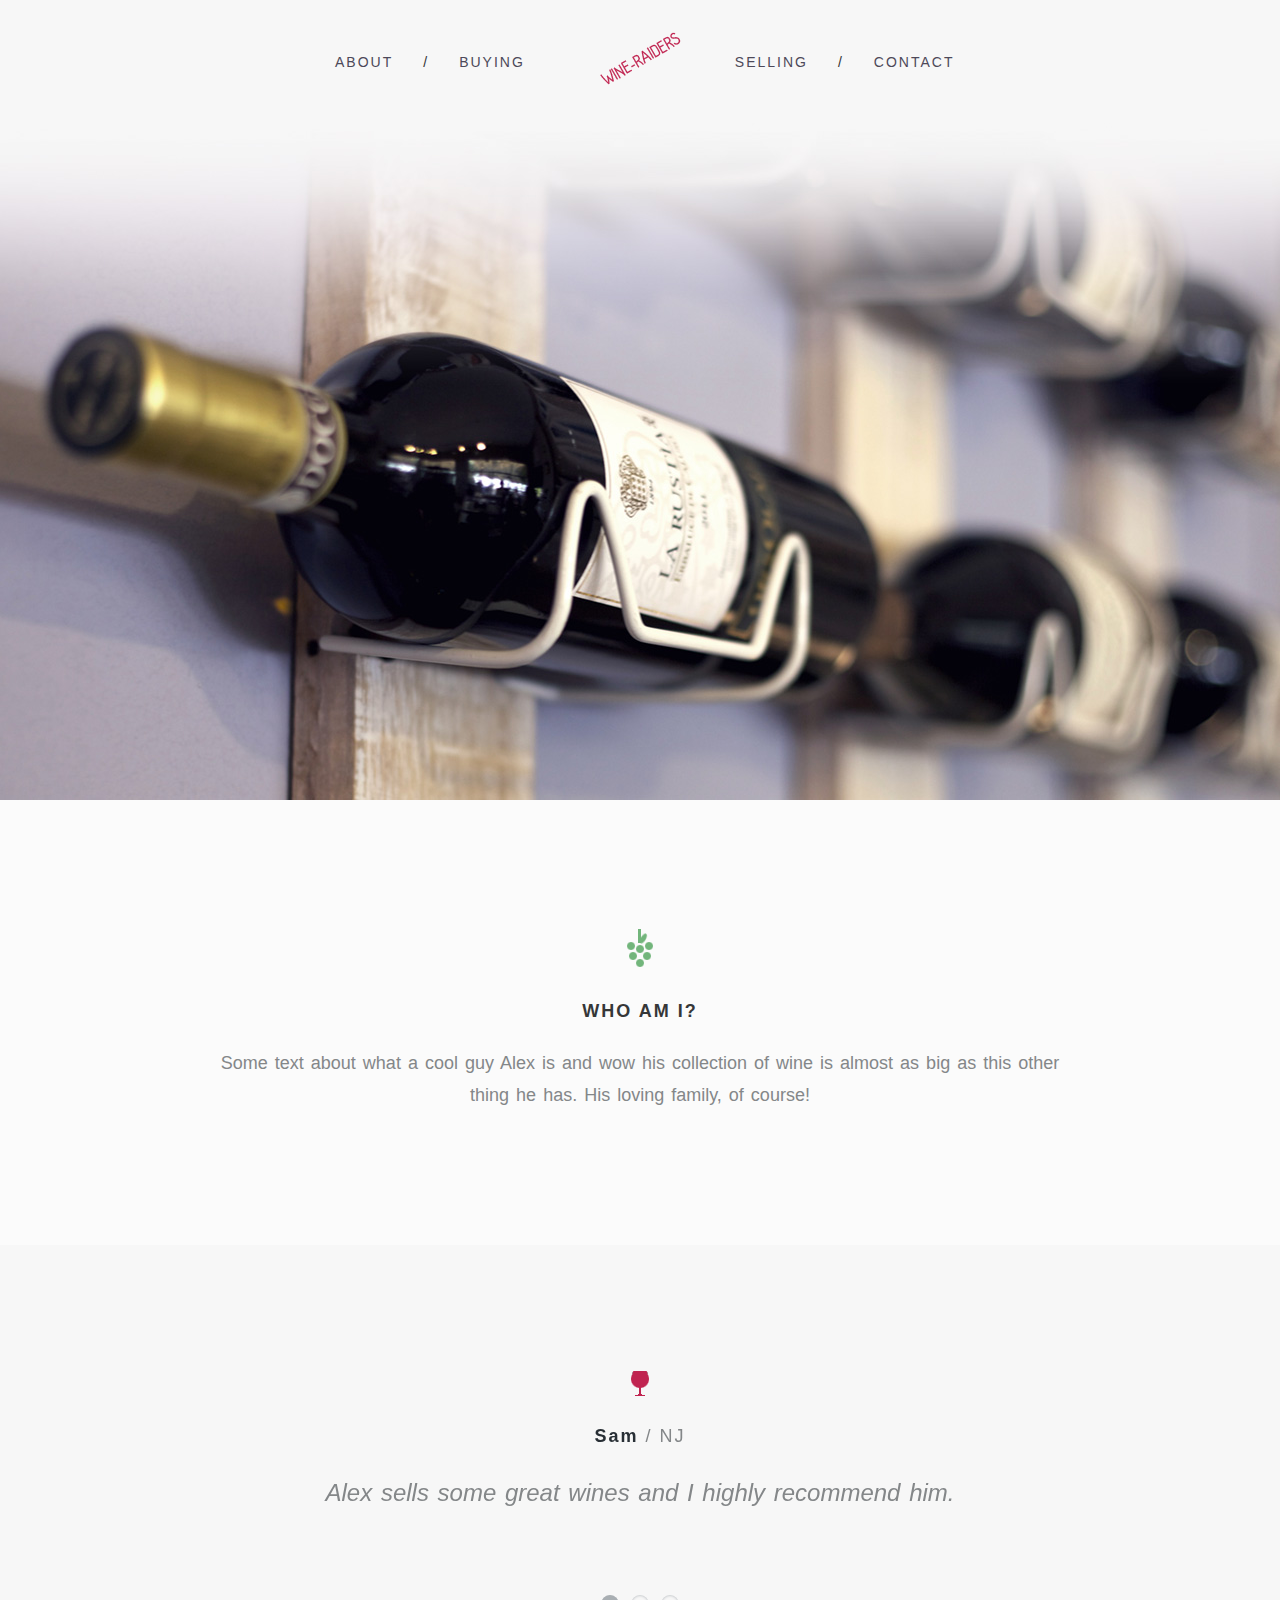
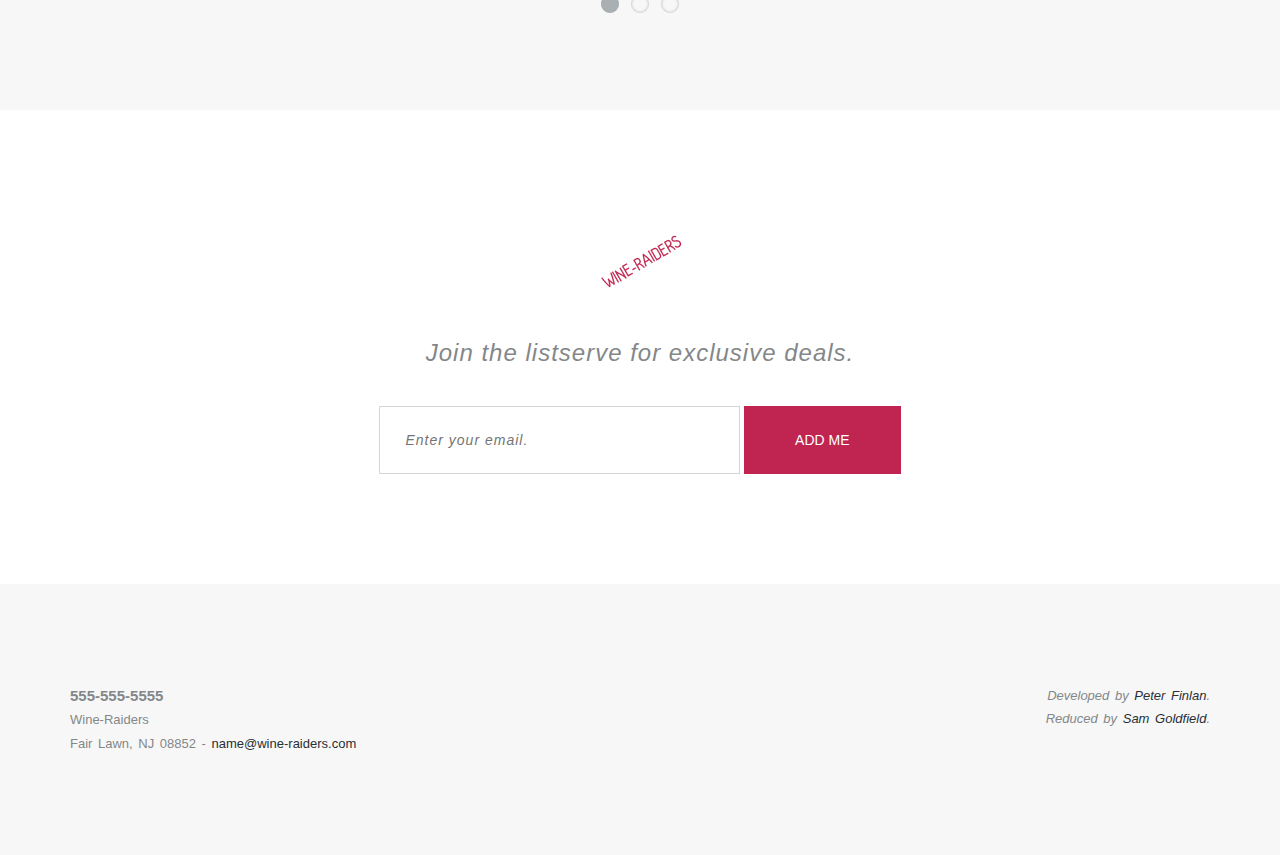
<file: index.html>
<!DOCTYPE html>
<html lang="en">
	<head>
		<meta charset="utf-8">
		<meta http-equiv="X-UA-Compatible" content="IE=edge">
		<meta name="viewport" content="width=device-width, initial-scale=1">
		<title>Wine-Raiders / Cellar-Raiders / Cash For Wine</title>
		<link href="css/bootstrap.min.css" rel="stylesheet">
		<link href="css/styles.css?v=1.2" rel="stylesheet">
		<link href="css/queries.css?v=1.2" rel="stylesheet">
		<link rel="stylesheet" href="css/flexslider.css?v=1.2" type="text/css">
		<link rel="stylesheet" href="css/animate.css" type="text/css">
		<link href="http://netdna.bootstrapcdn.com/font-awesome/4.0.3/css/font-awesome.css" rel="stylesheet">
	</head>
	<body>
		<header>
			<div class="container">
				<div class="row">
					<div class="responsive-logo"></div>
				</div>
				<div class="row">
					<div class="col-md-8 col-md-offset-2">
						<nav>
							<div class="logo-holder"></div>
							<ul class="clearfix">
								<li><a href="#about">About</a></li>
								<li class="dot">/</li>
								<li><a href="buying.html" class="r_spacer">Buying</a></li>
								<li><a href="selling.html">Selling</a></li>
								<li class="dot">/</li>
								<li><a href="#contact">Contact</a></li>
							</ul>
						</nav>
					</div>
				</div>
			</div>
			<div class="hero"></div>
		</header>
		<div class="container-fluid intro" id="about">
			<div class="row">
				<div class="col-md-8 col-md-offset-2">
					<h1 class="chain">Who am I?</h1>
					<p class="text-intro">Some text about what a cool guy Alex is and wow his collection of wine is almost as big as this other thing he has. His loving family, of course!</p>
				</div>
			</div>
		</div>
		<section class="flex-container">
			<div class="container">
				<div class="row">
					<div class="col-md-12">
						<div class="flexslider">
							<ul class="slides">
								<li>
									<div class="flex-twitter-icon"></div>
									<h2 class="twitter-post-username">
									<a href="#">Sam</a> <span>/ NJ</span>
									</h2>
									<p class="twitter-post">Alex sells some great wines and I highly recommend him.</p>
								</li>
								<li>
									<div class="flex-twitter-icon"></div>
									<h2 class="twitter-post-username">
									<a href="#">Layla</a> <span>/ NY</span>
									</h2>
									<p class="twitter-post">Knock knock.</p>
								</li>
								<li>
									<div class="flex-twitter-icon"></div>
									<h2 class="twitter-post-username">
									<a href="#">Big Russian Guy</a> <span>/ Russia</span>
									</h2>
									<p class="twitter-post">Best part Alex wine put hair on sternum. I liking Alex wine for cold winters.</p>
								</li>
							</ul>
						</div>
					</div>
				</div>
			</div>
		</section>
		<section class="sign_up">
			<div class="container">
				<div class="row">
					<div class="col-md-6 col-md-offset-3 sign-up">
						<h2 class="logo-header">Join the listserve for exclusive deals.</h2>
						<form name="signup-form">
							<input class="signup-input" type="email" name="email_address" value="" placeholder="Enter your email." title="Please enter a valid email address." required>
							<button type="submit" class="submit-btn">ADD ME</button>
						</form>
					</div>
				</div>
			</div>
		</section>
		<footer id="contact">
			<div class="container">
				<div class="row">
					<div class="col-md-4 footer-leftcol">
						<p><span class="bold-16p">555-555-5555</span><br>
						Wine-Raiders<br>
						Fair Lawn, NJ 08852 - <a href="#">name@wine-raiders.com</a>
						</p>
					</div>
					<div class="col-md-4 footer-midcol">
						<div class="clearfix"></div>
					</div>
					<div class="col-md-4 footer-rightcol">
						<p class="nopadding">Developed by <a href="http://www.peterfinlan.com/">Peter Finlan</a>.</p>
						<p class="nopadding">Reduced by <a href="https://twitter.com/samgdf">Sam Goldfield</a>.</p>
					</div>
				</div>
			</div>
		</footer>
		<script src="https://ajax.googleapis.com/ajax/libs/jquery/1.11.0/jquery.min.js"></script>
		<script src="js/bootstrap.min.js"></script>
		<script src="js/jquery.flexslider.js"></script>
		<script src="js/scripts.js"></script>
		<script src="js/modernizr.js"></script>
		<script src="js/waypoints.min.js"></script>
	</body>
</html>
</file>
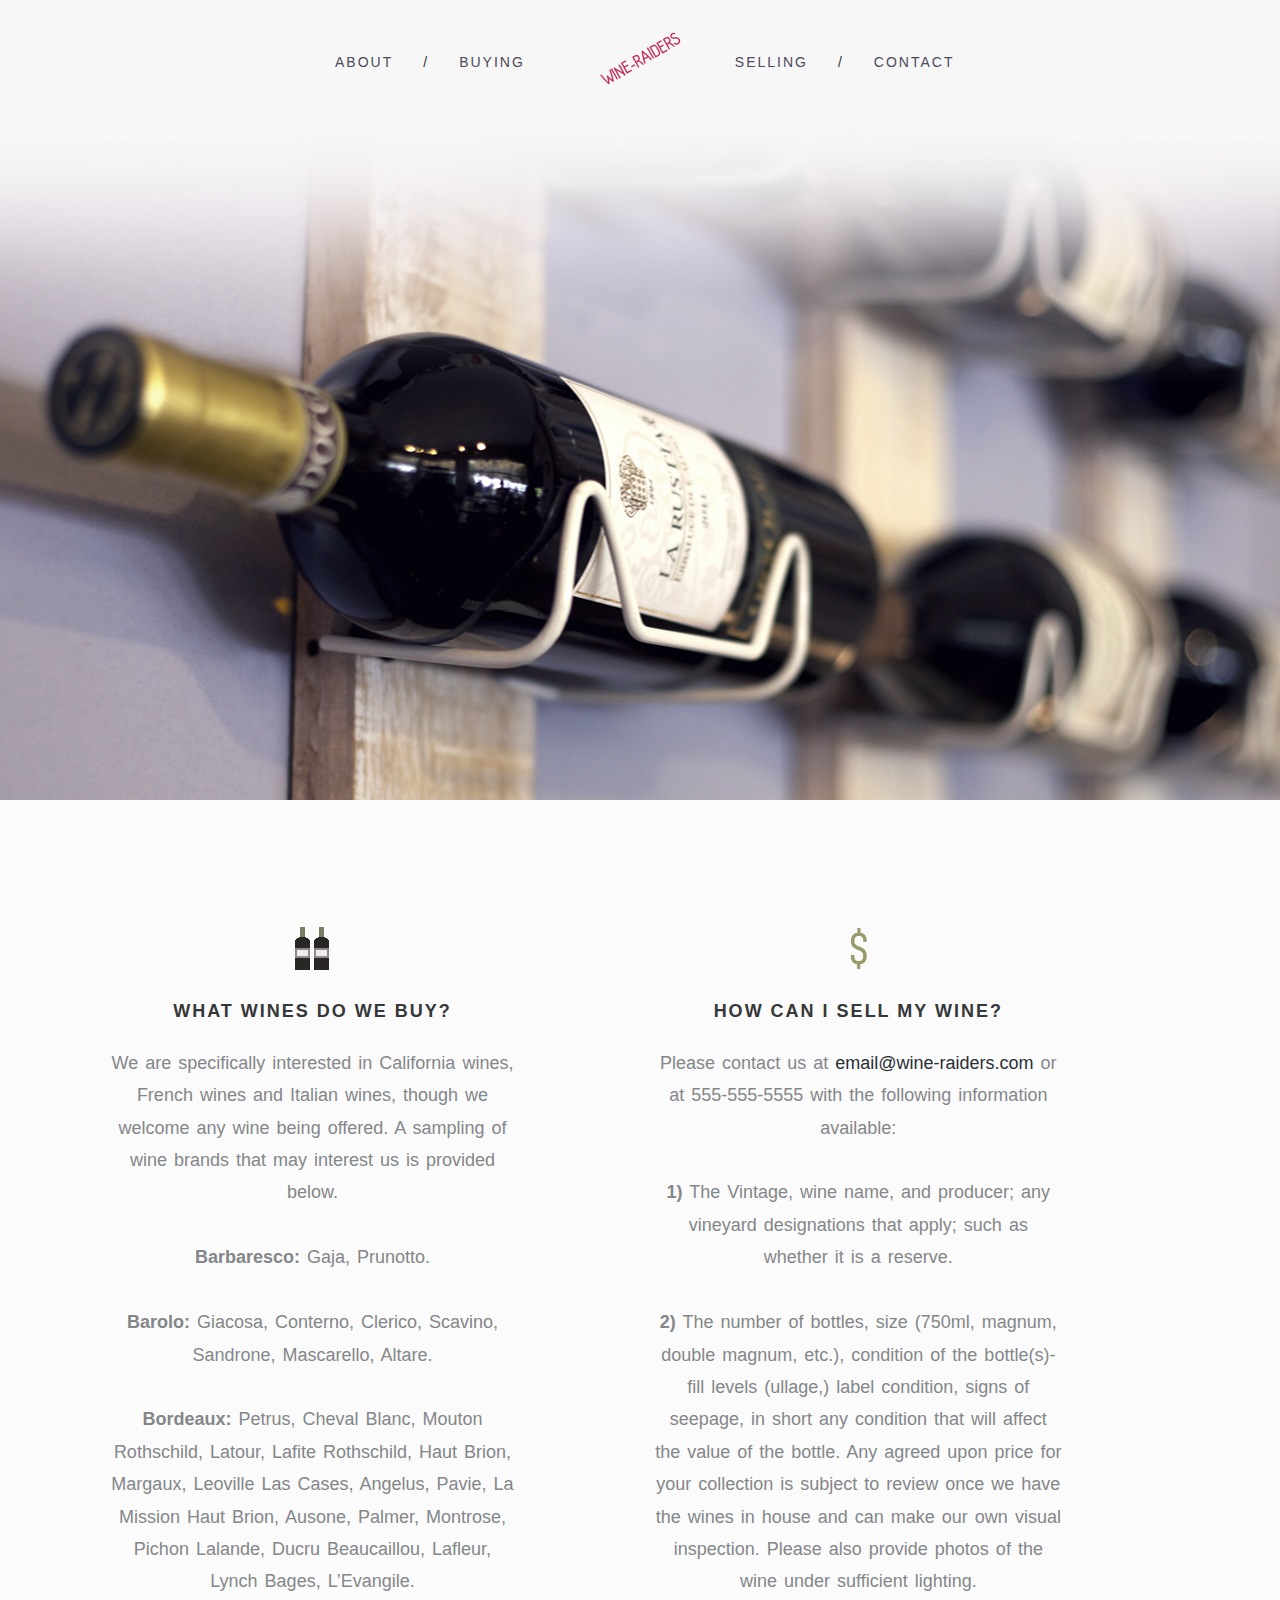
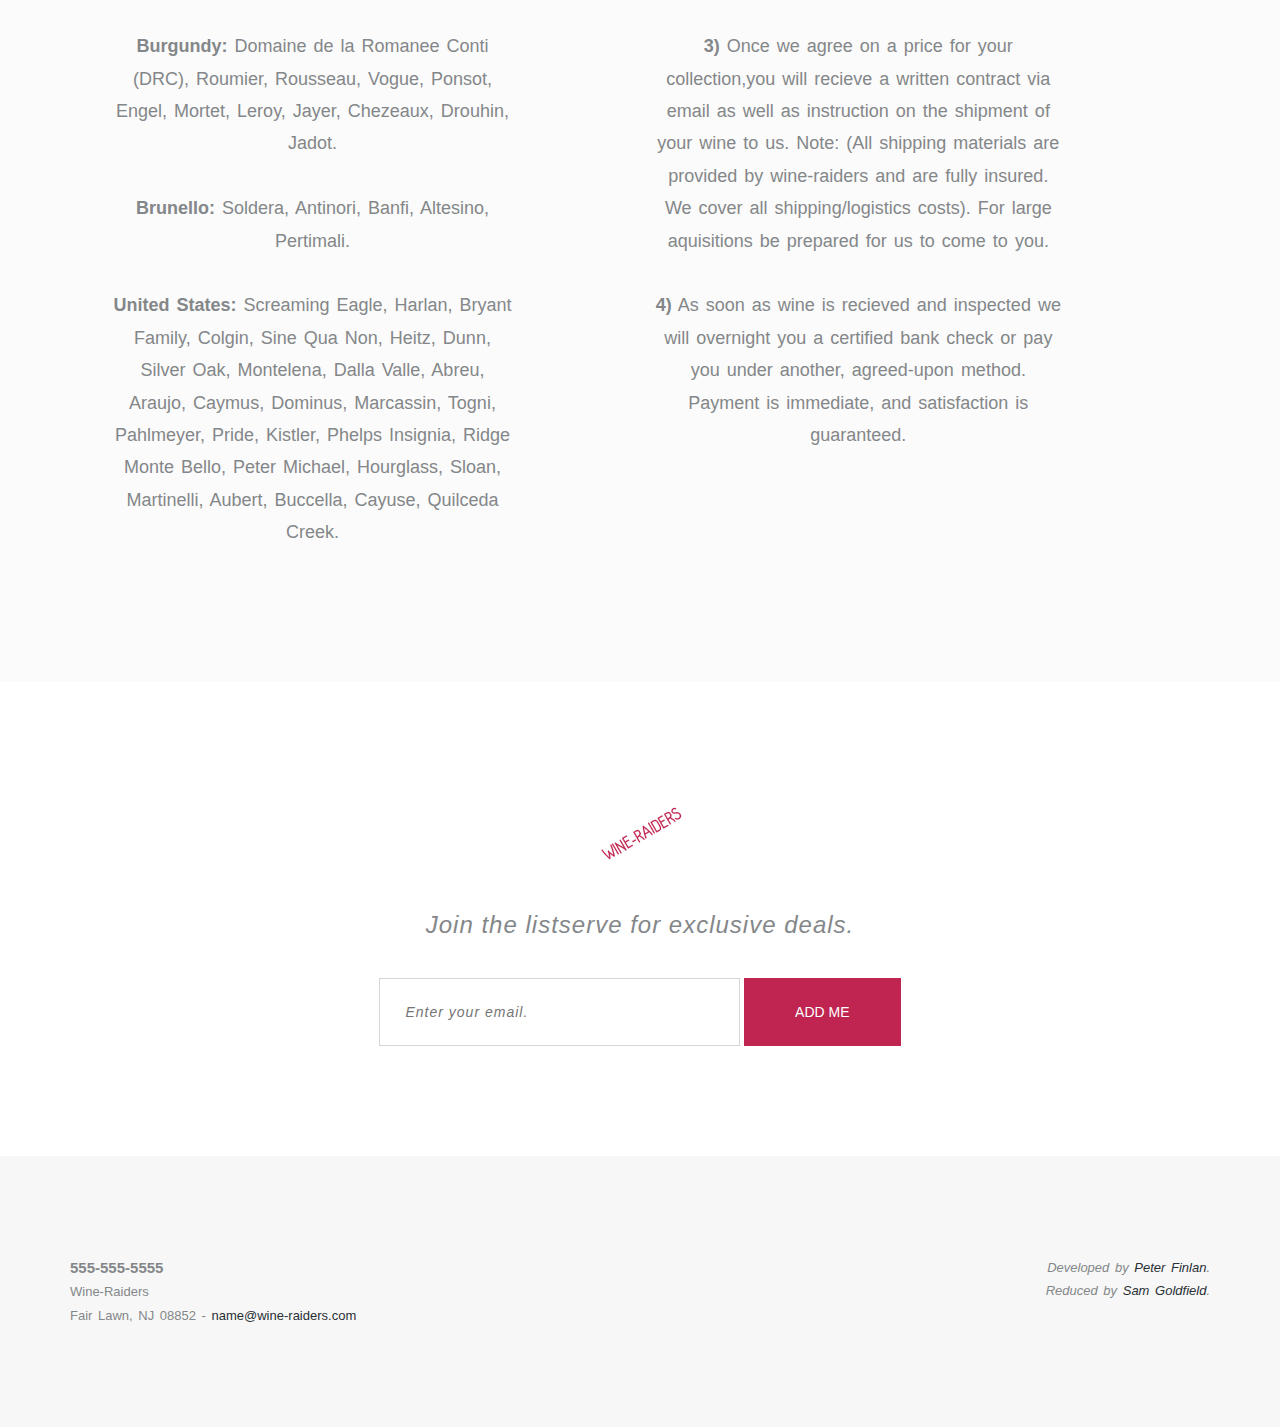
<file: buying.html>
<!DOCTYPE html>
<html lang="en">
	<head>
		<meta charset="utf-8">
		<meta http-equiv="X-UA-Compatible" content="IE=edge">
		<meta name="viewport" content="width=device-width, initial-scale=1">
		<title>Buying Wine</title>
		<link href="css/bootstrap.min.css" rel="stylesheet">
		<link href="css/styles.css?v=1.2" rel="stylesheet">
		<link href="css/queries.css?v=1.2" rel="stylesheet">
		<link rel="stylesheet" href="css/flexslider.css?v=1.2" type="text/css">
		<link rel="stylesheet" href="css/animate.css" type="text/css">
		<link href="http://netdna.bootstrapcdn.com/font-awesome/4.0.3/css/font-awesome.css" rel="stylesheet">
	</head>
	<body>
		<header>
			<div class="container">
				<div class="row">
					<div class="responsive-logo"></div>
				</div>
				<div class="row">
					<div class="col-md-8 col-md-offset-2">
						<nav>
							<div class="logo-holder"></div>
							<ul class="clearfix">
								<li><a href="index.html">About</a></li>
								<li class="dot">/</li>
								<li><a href="#buy" class="r_spacer">Buying</a></li>
								<li><a href="selling.html">Selling</a></li>
								<li class="dot">/</li>
								<li><a href="#contact">Contact</a></li>
							</ul>
						</nav>
					</div>
				</div>
			</div>
			<div class="hero"></div>
		</header>
		<div class="container-fluid intro" id="about">
			<div class="row">
				<div class="col-md-4 col-md-offset-1" id="buy">
					<h1 class="chainw">What Wines Do We Buy?</h1>
					<p class="text-intro">We are specifically interested in California wines, French wines and Italian wines, though we welcome any wine being offered. A sampling of wine brands that may interest us is provided below.
</br></br>
<b>Barbaresco:</b> Gaja, Prunotto.
</br></br>
<b>Barolo:</b> Giacosa, Conterno, Clerico, Scavino, Sandrone, Mascarello, Altare.
</br></br>
<b>Bordeaux:</b> Petrus, Cheval Blanc, Mouton Rothschild, Latour, Lafite Rothschild, Haut Brion, Margaux, Leoville Las Cases, Angelus, Pavie, La Mission Haut Brion, Ausone, Palmer, Montrose, Pichon Lalande, Ducru Beaucaillou, Lafleur, Lynch Bages, L’Evangile.
</br></br>
<b>Burgundy:</b> Domaine de la Romanee Conti (DRC), Roumier, Rousseau, Vogue, Ponsot, Engel, Mortet, Leroy, Jayer, Chezeaux, Drouhin, Jadot.
</br></br>
<b>Brunello:</b> Soldera, Antinori, Banfi, Altesino, Pertimali.
</br></br>
<b>United States:</b> Screaming Eagle, Harlan, Bryant Family, Colgin, Sine Qua Non, Heitz, Dunn, Silver Oak, Montelena, Dalla Valle, Abreu, Araujo, Caymus, Dominus, Marcassin, Togni, Pahlmeyer, Pride, Kistler, Phelps Insignia, Ridge Monte Bello, Peter Michael, Hourglass, Sloan, Martinelli, Aubert, Buccella, Cayuse, Quilceda Creek.</p>
				</div>
        <div class="col-md-4 col-md-offset-1" id="sell">
          <h1 class="chainq">How Can I Sell My Wine?</h1>
          <p class="text-intro">Please contact us at <a href="#">email@wine-raiders.com</a> or at 555-555-5555 with the following information available:
</br></br>
<b>1)</b> The Vintage, wine name, and producer; any vineyard designations that apply; such as whether it is a reserve.
</br></br>
<b>2)</b> The number of bottles, size (750ml, magnum, double magnum, etc.), condition of the bottle(s)- fill levels (ullage,) label condition, signs of seepage, in short any condition that will affect the value of the bottle.
Any agreed upon price for your collection is subject to review once we have the wines in house and can make our own visual inspection. Please also provide photos of the wine under sufficient lighting.
</br></br>
<b>3)</b> Once we agree on a price for your collection,you will recieve a written contract via email as well as instruction on the shipment of your wine to us. Note: (All shipping materials are provided by wine-raiders and are fully insured. We cover all shipping/logistics costs). For large aquisitions be prepared for us to come to you.
</br></br>
<b>4)</b> As soon as wine is recieved and inspected we will overnight you a certified bank check or pay you under another, agreed-upon method. Payment is immediate, and satisfaction is guaranteed.</p>
          </div>
        </div>
      </div>
    </div>
    <section class="sign_up">
      <div class="container">
        <div class="row">
          <div class="col-md-6 col-md-offset-3 sign-up">
            <h2 class="logo-header">Join the listserve for exclusive deals.</h2>
            <form name="signup-form">
              <input class="signup-input" type="email" name="email_address" value="" placeholder="Enter your email." title="Please enter a valid email address." required>
              <button type="submit" class="submit-btn">ADD ME</button>
            </form>
          </div>
        </div>
      </div>
    </section>
		<footer id="contact">
			<div class="container">
				<div class="row">
					<div class="col-md-4 footer-leftcol">
						<p><span class="bold-16p">555-555-5555</span><br>
						Wine-Raiders<br>
						Fair Lawn, NJ 08852 - <a href="#">name@wine-raiders.com</a>
						</p>
					</div>
					<div class="col-md-4 footer-midcol">
						<div class="clearfix"></div>
					</div>
					<div class="col-md-4 footer-rightcol">
						<p class="nopadding">Developed by <a href="http://www.peterfinlan.com/">Peter Finlan</a>.</p>
						<p class="nopadding">Reduced by <a href="https://twitter.com/samgdf">Sam Goldfield</a>.</p>
					</div>
				</div>
			</div>
		</footer>
		<script src="https://ajax.googleapis.com/ajax/libs/jquery/1.11.0/jquery.min.js"></script>
		<script src="js/bootstrap.min.js"></script>
		<script src="js/jquery.flexslider.js"></script>
		<script src="js/scripts.js"></script>
		<script src="js/modernizr.js"></script>
		<script src="js/waypoints.min.js"></script>
	</body>
</html>
</file>
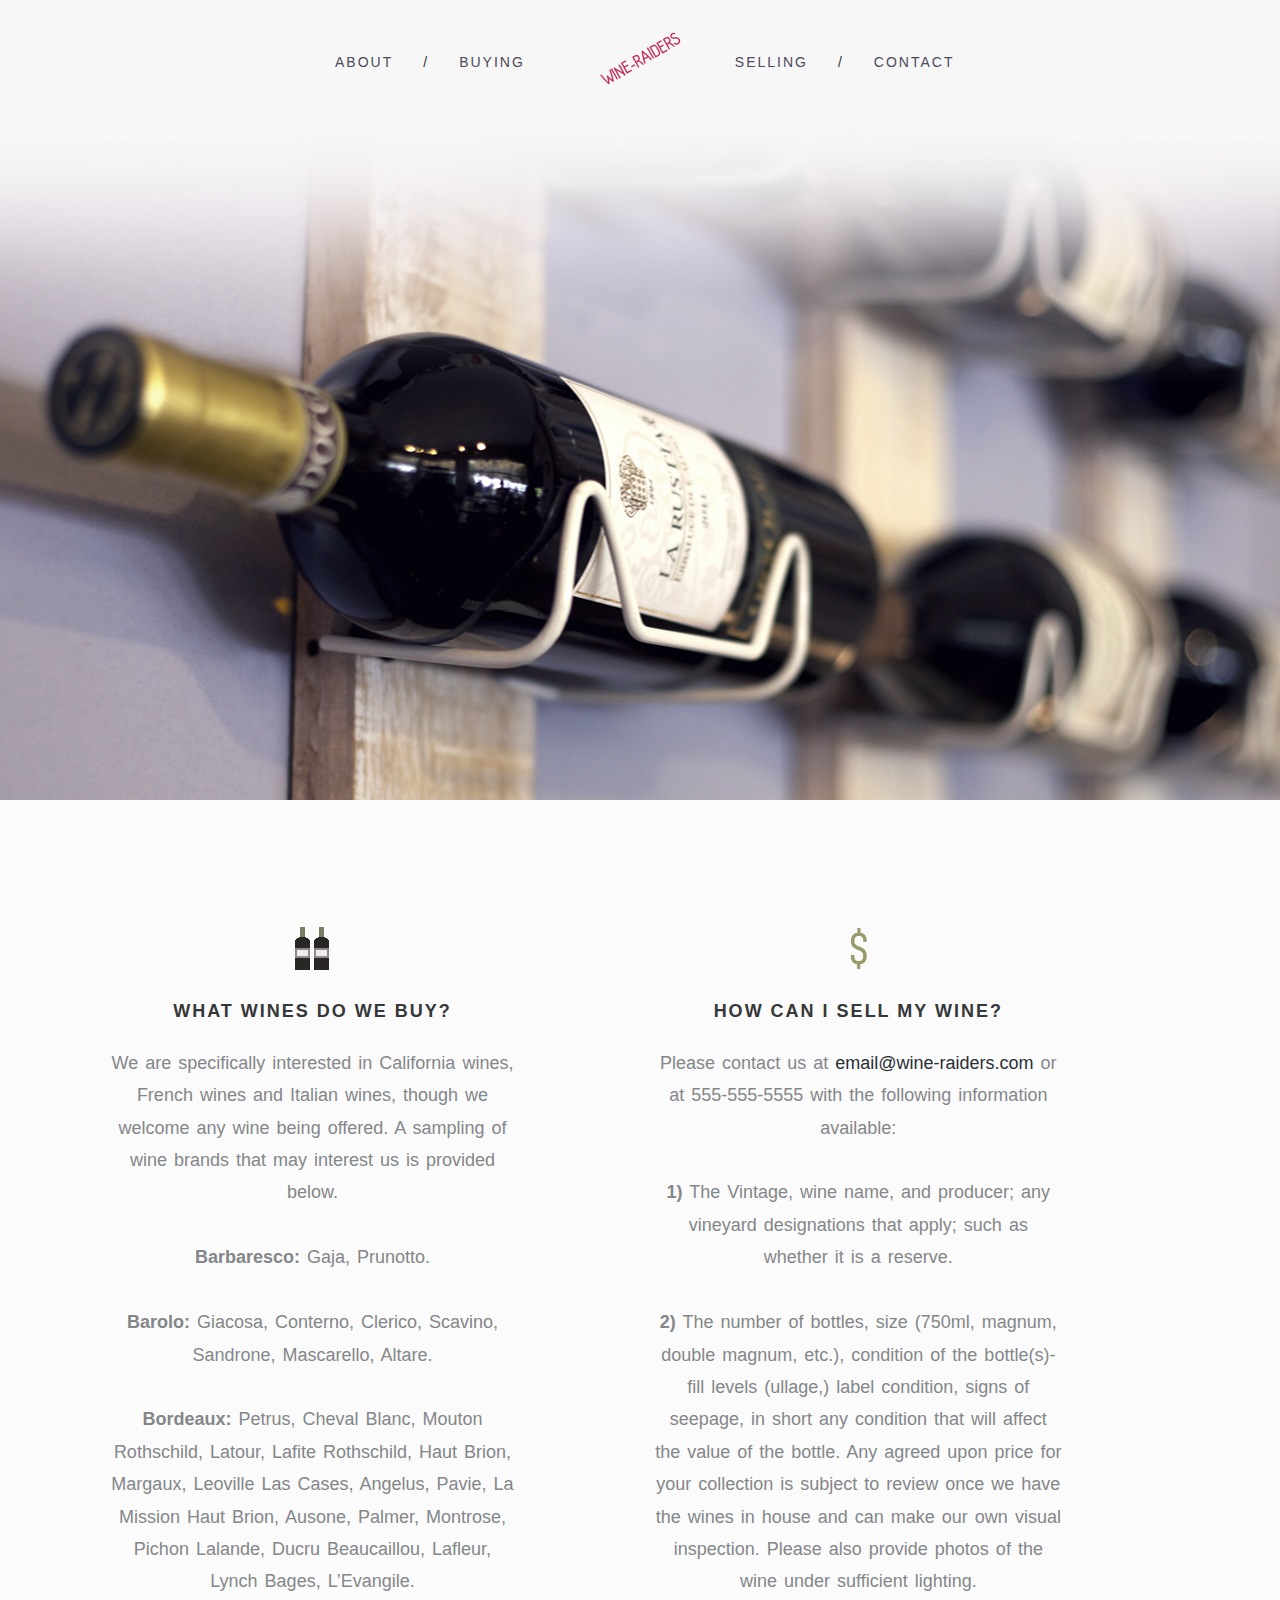
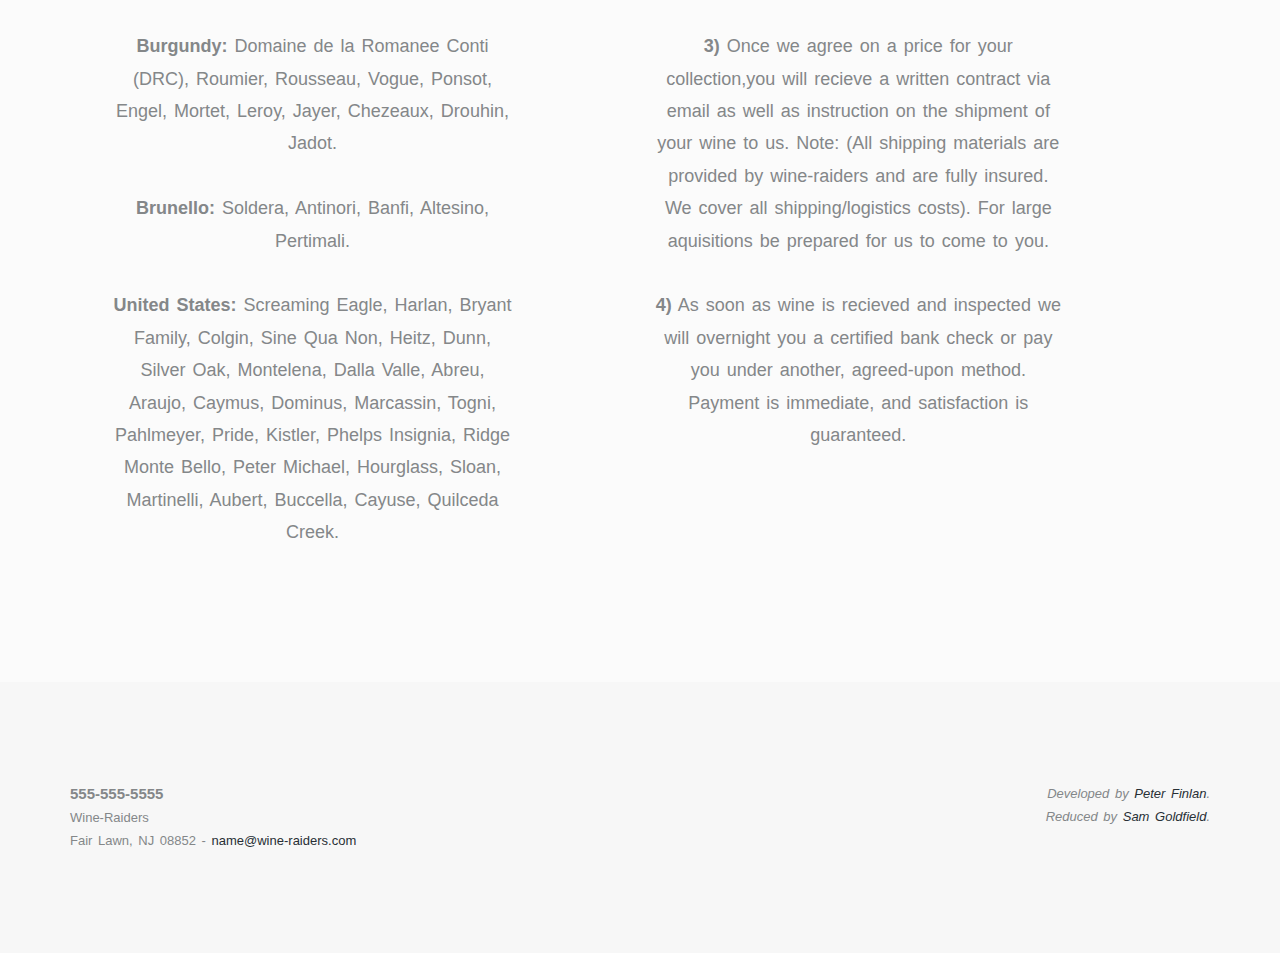
<file: selling.html>
<!DOCTYPE html>
<html lang="en">
	<head>
		<meta charset="utf-8">
		<meta http-equiv="X-UA-Compatible" content="IE=edge">
		<meta name="viewport" content="width=device-width, initial-scale=1">
		<title>Selling Wine</title>
		<link href="css/bootstrap.min.css" rel="stylesheet">
		<link href="css/styles.css?v=1.2" rel="stylesheet">
		<link href="css/queries.css?v=1.2" rel="stylesheet">
		<link rel="stylesheet" href="css/flexslider.css?v=1.2" type="text/css">
		<link rel="stylesheet" href="css/animate.css" type="text/css">
		<link href="http://netdna.bootstrapcdn.com/font-awesome/4.0.3/css/font-awesome.css" rel="stylesheet">
	</head>
	<body>
		<header>
			<div class="container">
				<div class="row">
					<div class="responsive-logo"></div>
				</div>
				<div class="row">
					<div class="col-md-8 col-md-offset-2">
						<nav>
							<div class="logo-holder"></div>
							<ul class="clearfix">
								<li><a href="index.html">About</a></li>
								<li class="dot">/</li>
								<li><a href="#" class="r_spacer">Buying</a></li>
								<li><a href="#">Selling</a></li>
								<li class="dot">/</li>
								<li><a href="#contact">Contact</a></li>
							</ul>
						</nav>
					</div>
				</div>
			</div>
			<div class="hero"></div>
		</header>
		<div class="container-fluid intro" id="about">
			<div class="row">
				<div class="col-md-4 col-md-offset-1">
					<h1 class="chainw">What Wines Do We Buy?</h1>
					<p class="text-intro">We are specifically interested in California wines, French wines and Italian wines, though we welcome any wine being offered. A sampling of wine brands that may interest us is provided below.
</br></br>
<b>Barbaresco:</b> Gaja, Prunotto.
</br></br>
<b>Barolo:</b> Giacosa, Conterno, Clerico, Scavino, Sandrone, Mascarello, Altare.
</br></br>
<b>Bordeaux:</b> Petrus, Cheval Blanc, Mouton Rothschild, Latour, Lafite Rothschild, Haut Brion, Margaux, Leoville Las Cases, Angelus, Pavie, La Mission Haut Brion, Ausone, Palmer, Montrose, Pichon Lalande, Ducru Beaucaillou, Lafleur, Lynch Bages, L’Evangile.
</br></br>
<b>Burgundy:</b> Domaine de la Romanee Conti (DRC), Roumier, Rousseau, Vogue, Ponsot, Engel, Mortet, Leroy, Jayer, Chezeaux, Drouhin, Jadot.
</br></br>
<b>Brunello:</b> Soldera, Antinori, Banfi, Altesino, Pertimali.
</br></br>
<b>United States:</b> Screaming Eagle, Harlan, Bryant Family, Colgin, Sine Qua Non, Heitz, Dunn, Silver Oak, Montelena, Dalla Valle, Abreu, Araujo, Caymus, Dominus, Marcassin, Togni, Pahlmeyer, Pride, Kistler, Phelps Insignia, Ridge Monte Bello, Peter Michael, Hourglass, Sloan, Martinelli, Aubert, Buccella, Cayuse, Quilceda Creek.</p>
				</div>
        <div class="col-md-4 col-md-offset-1">
          <h1 class="chainq">How Can I Sell My Wine?</h1>
          <p class="text-intro">Please contact us at <a href="#">email@wine-raiders.com</a> or at 555-555-5555 with the following information available:
</br></br>
<b>1)</b> The Vintage, wine name, and producer; any vineyard designations that apply; such as whether it is a reserve.
</br></br>
<b>2)</b> The number of bottles, size (750ml, magnum, double magnum, etc.), condition of the bottle(s)- fill levels (ullage,) label condition, signs of seepage, in short any condition that will affect the value of the bottle.
Any agreed upon price for your collection is subject to review once we have the wines in house and can make our own visual inspection. Please also provide photos of the wine under sufficient lighting.
</br></br>
<b>3)</b> Once we agree on a price for your collection,you will recieve a written contract via email as well as instruction on the shipment of your wine to us. Note: (All shipping materials are provided by wine-raiders and are fully insured. We cover all shipping/logistics costs). For large aquisitions be prepared for us to come to you.
</br></br>
<b>4)</b> As soon as wine is recieved and inspected we will overnight you a certified bank check or pay you under another, agreed-upon method. Payment is immediate, and satisfaction is guaranteed.</p>
          </div>
        </div>
      </div>
    </div>
		<footer id="contact">
			<div class="container">
				<div class="row">
					<div class="col-md-4 footer-leftcol">
						<p><span class="bold-16p">555-555-5555</span><br>
						Wine-Raiders<br>
						Fair Lawn, NJ 08852 - <a href="#">name@wine-raiders.com</a>
						</p>
					</div>
					<div class="col-md-4 footer-midcol">
						<div class="clearfix"></div>
					</div>
					<div class="col-md-4 footer-rightcol">
						<p class="nopadding">Developed by <a href="http://www.peterfinlan.com/">Peter Finlan</a>.</p>
						<p class="nopadding">Reduced by <a href="https://twitter.com/samgdf">Sam Goldfield</a>.</p>
					</div>
				</div>
			</div>
		</footer>
		<script src="https://ajax.googleapis.com/ajax/libs/jquery/1.11.0/jquery.min.js"></script>
		<script src="js/bootstrap.min.js"></script>
		<script src="js/jquery.flexslider.js"></script>
		<script src="js/scripts.js"></script>
		<script src="js/modernizr.js"></script>
		<script src="js/waypoints.min.js"></script>
	</body>
</html>
</file>
<file: css/queries.css>
/* ==========================================================================
CSS Queries
========================================================================== */

@media screen and (max-width:1200px) {
    p{font-size: 14px; }
    .thin-sep { display: none; }
    .arrow { display: none; }
    nav { height: auto; width: 100%; background: none; margin: -10px 0 0 0px; }
    .nav-wrapper { background-color: #fff; }
    nav ul { width: 100%; display: block; height: auto; padding: 0; }
    nav li { width: 100%; float: left; position: relative; text-align: center; }
    nav ul li a { width: 100%; float: left; position: relative; padding: 12px 0; text-align: center; border-bottom: 1px dotted rgba(255, 255, 255, 0.2); margin: 0px; }
    nav ul li a.last { border-bottom: none; }
    nav ul li.dot { display: none; }
    .responsive-logo { background: url(../img/main-logo.png) no-repeat center center; width: 94px; height: 85px; position: absolute; top: 10px; left: 6%; }
    .logo-1 { position: absolute; left: 50%; top: 50%; }
    .logo-holder { display: none; }
    .logo-2 { position: absolute; left: 50%; top: 50%; }
    .logo-3 { position: absolute; left: 50%; top: 50%; }
    .footer-leftcol p, .footer-rightcol p { text-align: center; }
    .footer-midcol ul { margin-top: 40px; }
    .submit-btn { margin-top: 10px; }
}
@media only screen and (max-width:1200px) {
    nav { border-bottom: 0; }
    nav ul { display: inline-block; height: auto; }
    .pullcontainer { width: 100%; text-align: right; padding: 20px 40px 0 0; }
    .pullcontainer a#pull { display: block; width: 100%; color: #242a2c; }
    .hero {
      height: 450px;
    }
}
</file>
<file: css/styles.css>
/* ! normalize.css v1.0.0 | MIT License | git.io/normalize */
article, aside, details, figcaption, figure, footer, header, hgroup, nav, section, summary {
  display: block;
}
audio, canvas, video {
  display: inline-block;
  *display: inline;
  *zoom: 1;
}
audio:not([controls]) {
  display: none; height: 0;
}
[hidden] {
  display: none;
}
html {
  font-size: 100%;
	-webkit-text-size-adjust: 100%;
  -ms-text-size-adjust: 100%;
}
html, button, input, select, textarea {
  font-family: sans-serif;
}
body {
  margin: 0;
  font-family: 'Lato', sans-serif;
  overflow-x: hidden;
}
html, body {
  width: auto !important;
  overflow-x: hidden !important;
}
a:focus {
  outline: thin dotted;
}
a:active, a:hover {
  outline: 0;
}
h1 {
  font-size: 2em;
  margin: 0.67em 0;
}
h2 {
  font-size: 1.5em;
  margin: 0.83em 0;
}
h3 {
  font-size: 1.17em;
  margin: 1em 0;
}
h4 {
  font-size: 1em;
  margin: 1.33em 0;
}
h5 {
  font-size: 0.83em;
  margin: 1.67em 0;
}
h6 {
  font-size: 0.75em;
  margin: 2.33em 0;
}
abbr[title] { border-bottom: 1px dotted; }
b, strong { font-weight: bold; }
blockquote { margin: 1em 40px; }
dfn { font-style: italic; }
mark { background: #ff0; color: #000; }
p, pre { margin: 1em 0; }
code, kbd, pre, samp { font-family: monospace, serif; _font-family: 'courier new', monospace; font-size: 1em; }
pre { white-space: pre; white-space: pre-wrap; word-wrap: break-word; }
q { quotes: none; }
q:before, q:after { content: ''; content: none; }
small { font-size: 75%; }
sub, sup { font-size: 75%; line-height: 0; position: relative; vertical-align: baseline; }
sup { top: -0.5em; }
sub { bottom: -0.25em; }
dl, menu, ol, ul { margin: 1em 0; }
dd { margin: 0 0 0 40px; }
menu, ol, ul { padding: 0 0 0 40px; }
nav ul, nav ol { list-style: none; list-style-image: none; }
img { border: 0;
-ms-interpolation-mode: bicubic; }
svg:not(:root) { overflow: hidden; }
figure { margin: 0; }
form { margin: 0; }
fieldset { border: 1px solid #c0c0c0; margin: 0 2px; padding: 0.35em 0.625em 0.75em; }
legend { border: 0;
	padding: 0; white-space: normal;
*margin-left: -7px; }
button, input, select, textarea { font-size: 100%;
	margin: 0;
	vertical-align: baseline;
  *vertical-align: middle; }
button, input { line-height: normal; }
button, html input[type="button"],
input[type="reset"], input[type="submit"] { -webkit-appearance: button;
	cursor: pointer;
*overflow: visible;}
button[disabled], input[disabled] { cursor: default; }
input[type="checkbox"], input[type="radio"] { box-sizing: border-box;
	padding: 0;
	*height: 13px;
*width: 13px; }
input[type="search"] { -webkit-appearance: textfield; /* 1 */
	-moz-box-sizing: content-box; -webkit-box-sizing: content-box;
box-sizing: content-box; }
input[type="search"]::-webkit-search-cancel-button, input[type="search"]::-webkit-search-decoration { -webkit-appearance: none; }
button::-moz-focus-inner, input::-moz-focus-inner { border: 0; padding: 0; }
textarea { overflow: auto;
vertical-align: top;}
table { border-collapse: collapse; border-spacing: 0; }
h1.chain { text-align: center; text-transform: uppercase; color: #353738; letter-spacing: 2px; font-size: 18px; font-weight: 600; background: url(../img/cog-icon.png) no-repeat top center; padding-top: 75px; }
h1.chainw { text-align: center; text-transform: uppercase; color: #353738; letter-spacing: 2px; font-size: 18px; font-weight: 600; background: url(../img/bottles-icon.png) no-repeat top center; padding-top: 75px; }
h1.chainq { text-align: center; text-transform: uppercase; color: #353738; letter-spacing: 2px; font-size: 18px; font-weight: 600; background: url(../img/dollars.png) no-repeat top center; padding-top: 75px; }
h2.twitter-post-username { color: #353738; letter-spacing: 2px; font-size: 18px; font-weight: 600; margin-top: 30px; }
h2.twitter-post-username span { color: #848789; font-weight: 300; }
h2.logo-header { text-align: center; color: #848789; letter-spacing: 1px; font-size: 24px; font-weight: 300; background: url(../img/main-logo.png) no-repeat top center; padding-top: 120px; margin: 70px 0 40px 0; font-style: italic; }

@import url(http://fonts.googleapis.com/css?family=Lato:300,400,700);

.clearfix:before, .clearfix:after { content: " "; display: table; }
.clearfix:after { clear: both; }
.clearfix { *zoom: 1; }
.pullcontainer a#pull { display: none; }
a { color: #282f35; -webkit-transition: all .25s ease; -moz-transition: all .25s ease; -ms-transition: all .25s ease; -o-transition: all .25s ease; transition: all .25s ease; }
a:hover { color: #C02450; text-decoration: none; }
p { text-align: center; font-size: 14px; color: #848789; font-weight: 300; word-spacing: 2px; line-height: 1.8em; margin-top: 25px; }
p.text-intro { font-size: 18px; }
.hero { background: url(../img/hero-bg.jpg) no-repeat top center #a3a0b5; -webkit-background-size: cover; -moz-background-size: cover; -o-background-size: cover; background-size: cover; height: 685px; }
nav { height: 85px; margin-top: 30px; position: relative; }
.logo-holder { background: url(../img/main-logo.png) no-repeat center center; width: 94px; height: 85px; position: absolute; top: -13px; left: 327px; }
.responsive-logo { display: hidden; }
header { background-color: #f7f7f7; }
header ul { padding-top: 22px; }
header ul li { list-style: none; float: left; text-transform: uppercase; letter-spacing: 2px; }
header ul li a { display: block; margin: 0 30px; color: #4d4959; }
.r_spacer { margin-right: 180px; }
.intro { padding: 115px 0; background-color: #fbfbfb; }
.section-text { position: relative; height: 600px; }
.nopadding { padding: 0 !important; margin: 0 !important; }
.thin-sep { height: 1px; background-color: #d7d7d7; width: 50px; margin: 8% auto 0 auto; }
.small-featured-img { height: 200px; width: 100%; position: absolute; bottom: 0; }
.section-text p { padding: 0 60px; text-align: justify; }
.flex-container { background-color: #f7f7f7; padding: 125px 0 35px; text-align: center; }
.flex-twitter-icon { width: 32px; height: 27px; background: url(../img/twitter-bird.png) no-repeat center center; margin: 0 auto; }
p.twitter-post { color: #848789; font-size: 24px; font-style: italic; font-weight: 300; margin-bottom: 100px; }
.left-box-1 { width: 50%; float: left; }
.left-box-2 { width: 50%; float: right; }
.left-box-btm { width: 100%; }
.left-box-1 img, .left-box-2 img, .left-box-btm img { width: 100%; }
.mid-box-1 { width: 50%; float: left; }
.mid-box-2 { width: 50%; float: right; }
.mid-box-1 img { width: 100%; height: 100%; }
.mid-box-2 img { width: 100%; height: 100%; }
.right-box-1 { width: 100%; }
.right-box-2 { width: 50%; float: left; }
.right-box-3 { width: 50%; float: right; }
.right-box-3 img, .right-box-2 img, .right-box-1 img { width: 100%; }
.effects { background-color: #282f35; }
.effects .img { position: relative; }
.effects .img img { display: block; margin: 0; padding: 0; max-width: 100%; height: auto; }
.overlay { z-index: 10 }
a.close-overlay { display: block; position: absolute; top: 0; right: 0; z-index: 20; width: 45px; height: 45px; font-size: 20px; font-weight: 700; color: #fff; line-height: 45px; text-align: center; background-color: #000; cursor: pointer; }
a.close-overlay.hidden { display: none }
#effect .overlay { position: absolute; display: block; top: 0; bottom: 0; left: 0; right: 0; background: rgba(100, 194, 158, 0.8); opacity: 0; -webkit-transition: all 0.5s; -moz-transition: all 0.5s; -ms-transition: all 0.5s; -o-transition: all 0.5s; transition: all 0.5s; }
#effect .overlay a.expand { position: absolute; left: 0; right: 0; top: 0; content: ""; margin: 0 auto; border-radius: 30px; text-align: center; color: #fff; line-height: 50px; font-weight: 600; font-size: 14px; opacity: 0; text-transform: uppercase; letter-spacing: 3px; background: url(../img/white-bike-icon.png) no-repeat top center; padding-top: 25px; -webkit-transition: all 0.5s; -moz-transition: all 0.5s; -ms-transition: all 0.5s; -o-transition: all 0.5s; transition: all 0.5s; display: block; }
#effect .img { overflow: hidden }
#effect .img.hover .overlay { opacity: 1 }
#effect .img.hover .overlay a.expand { top: 50%; margin-top: -30px; opacity: 1; }
.discover { background-color: #282f35; padding: 70px 0; text-align: center; }
.shop-btn { border: solid 1px #bbb; padding: 15px 50px; color: #fff; text-transform: uppercase; letter-spacing: 3px; font-weight: 400; }
.shop-btn:hover, .shop-btn:focus { border: solid 1px #64c29e; }
.sign-up { text-align: center; }
.signup-input { border: solid 1px #d3d7d9; padding: 25px; width: 65%; color: #929292; font-style: italic; letter-spacing: 1px; }
.submit-btn { background-color: #C02450; color: #fff; border: solid 1px #C02450; font-weight: 300; padding: 25px 50px; }
section.sign_up { padding: 40px 0 110px 0; }
footer { background-color: #f7f7f7; padding: 100px 0; }
footer p { font-size: 13px; margin: 0; }
.footer-leftcol p { text-align: left; }
.footer-rightcol p { text-align: right; font-style: italic; margin-top: 20px; }
.bold-16p { font-size: 15px; font-weight: 600; }
.footer-midcol { margin-left: auto; margin-right: auto; }
.footer-midcol ul { text-align: center; padding: 0; }
.footer-midcol li { list-style: none; display: inline-block; margin-right: 15px; }
.footer-midcol li a { opacity: 1; }
.footer-midcol li a:hover { opacity: 0.5; }
.wp1, .wp2, .wp3, .wp4, .wp5, .wp6 { visibility: hidden; }
.bounceInLeft, .bounceInRight, .fadeInUp { visibility: visible; }
</file>
